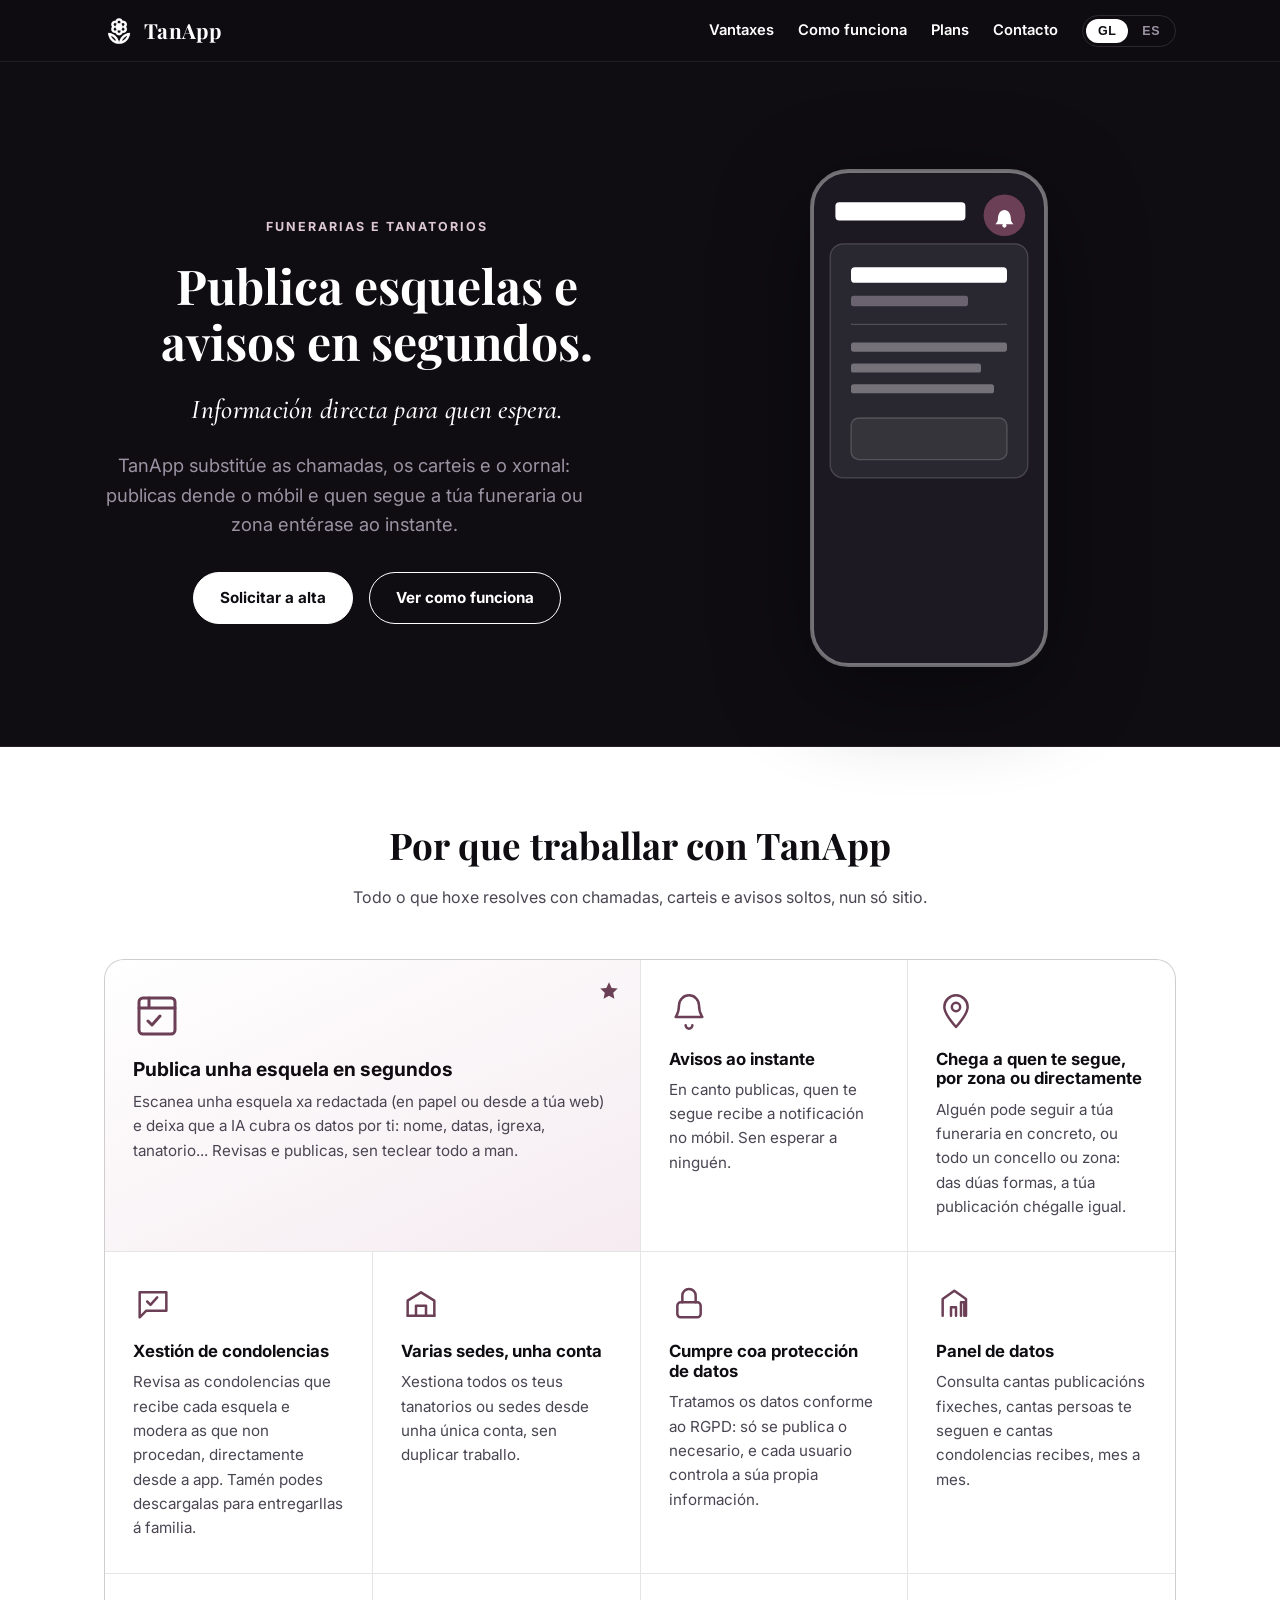
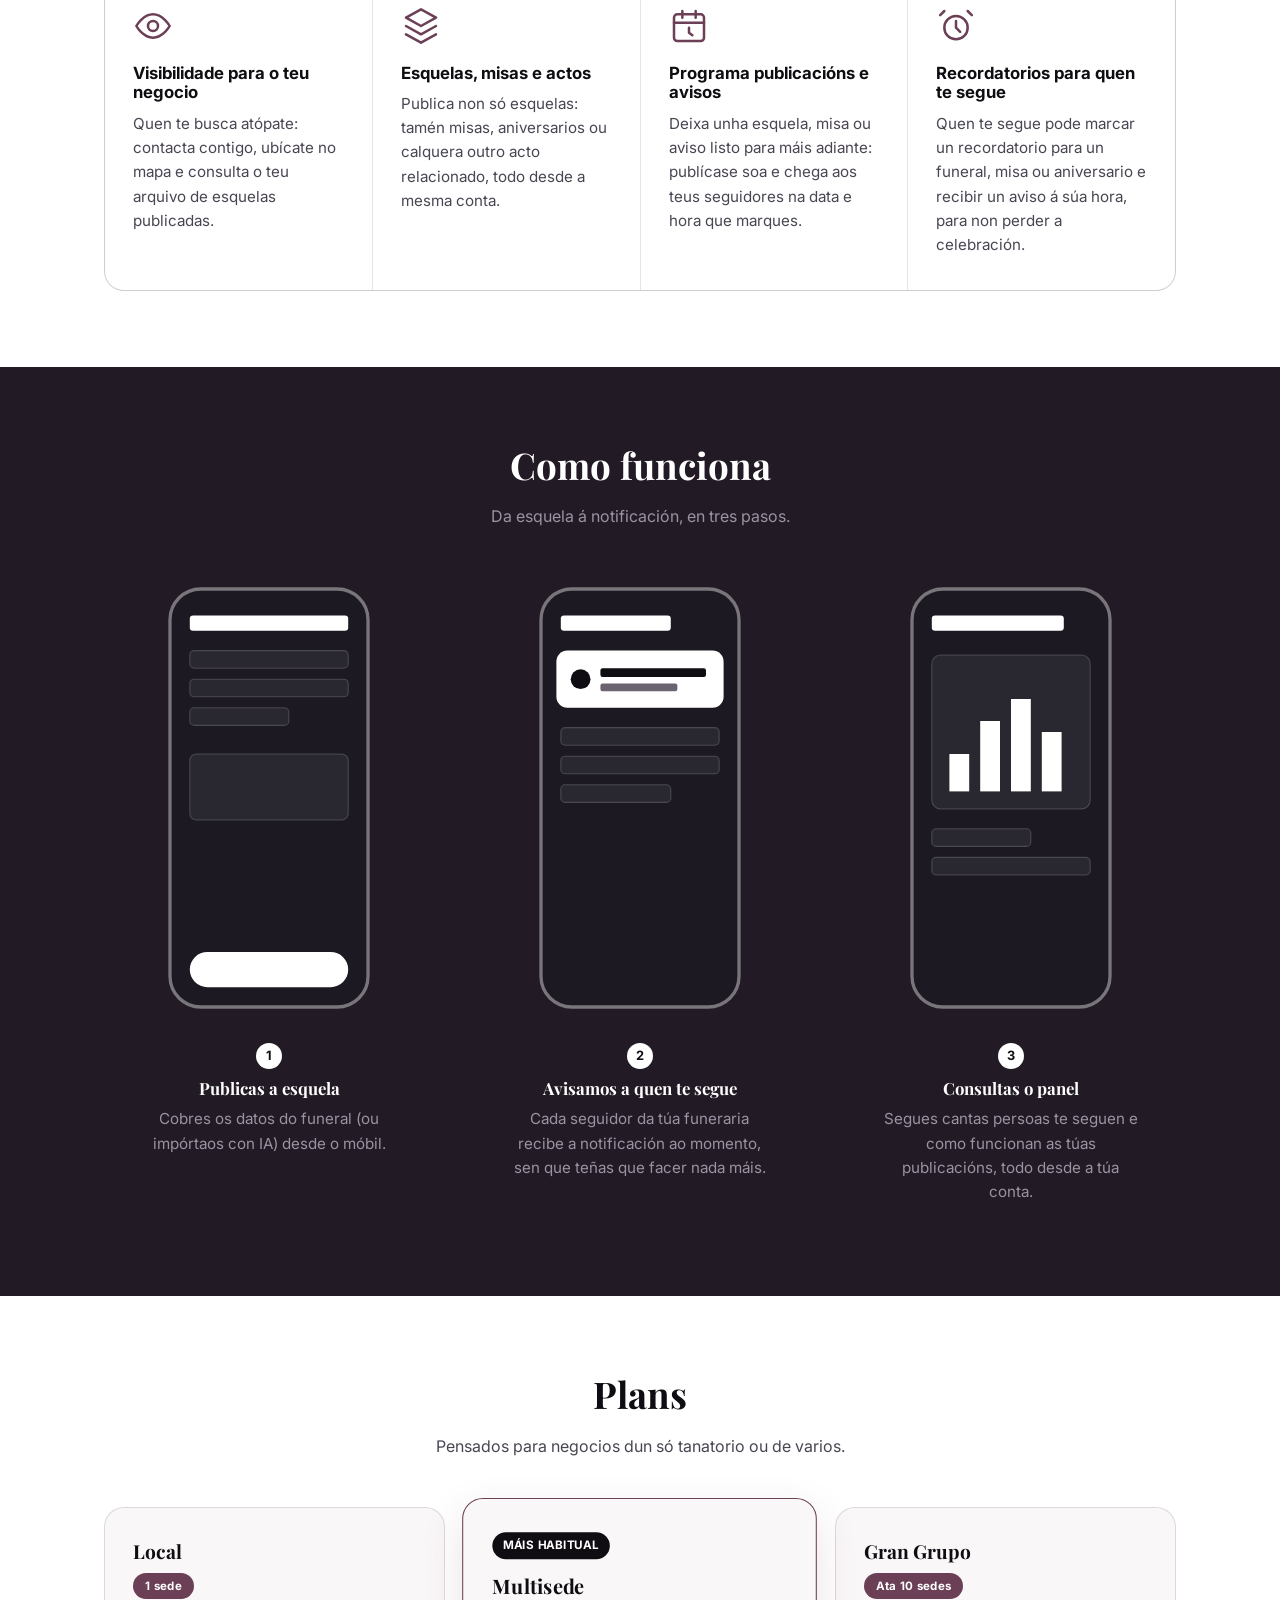
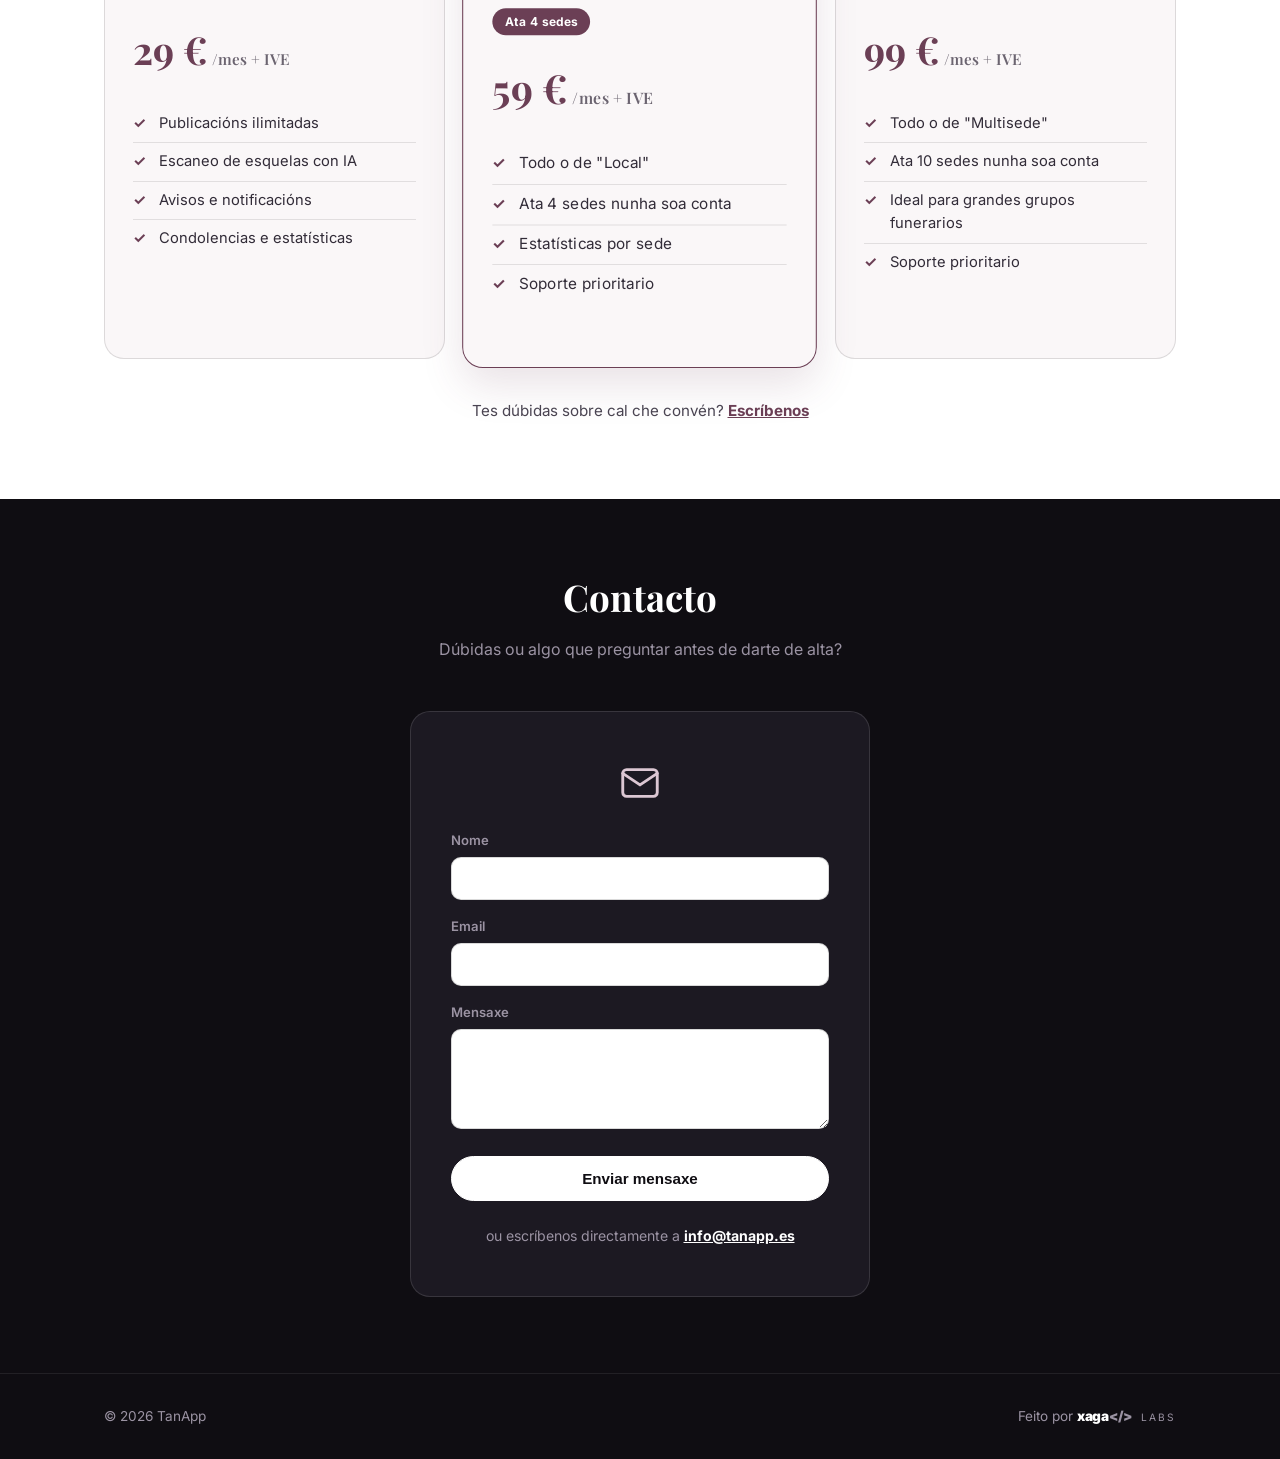
<file: web/index.html>
<!doctype html>
<html lang="gl">
  <head>
    <meta charset="UTF-8" />
    <meta name="viewport" content="width=device-width, initial-scale=1.0" />
    <title>TanApp para funerarias e tanatorios</title>
    <meta
      name="description"
      content="TanApp é a app para que funerarias e tanatorios de Galicia publiquen esquelas en segundos e cheguen directamente a quen as segue."
    />
    <link rel="icon" href="assets/logo.png" />
    <link rel="preconnect" href="https://fonts.googleapis.com" />
    <link rel="preconnect" href="https://fonts.gstatic.com" crossorigin />
    <link
      href="https://fonts.googleapis.com/css2?family=Cormorant+Garamond:ital,wght@1,500&family=Inter:wght@400;500;600;700&family=Playfair+Display:wght@700;900&display=swap"
      rel="stylesheet"
    />
    <link rel="stylesheet" href="styles.css" />
  </head>
  <body>
    <header class="site-header">
      <div class="container">
        <a class="brand" href="#top">
          <img src="assets/logo.png" alt="" />
          <span>TanApp</span>
        </a>
        <nav class="site-nav">
          <a href="#ventajas" data-i18n="nav_ventajas">Vantaxes</a>
          <a href="#como-funciona" data-i18n="nav_como">Como funciona</a>
          <a href="#planes" data-i18n="nav_planes">Plans</a>
          <a href="#contacto" data-i18n="nav_contacto">Contacto</a>
          <div class="lang-switch">
            <button type="button" class="lang-btn" data-lang="gl">GL</button>
            <button type="button" class="lang-btn" data-lang="es">ES</button>
          </div>
        </nav>
      </div>
    </header>

    <main id="top">
      <section class="hero">
        <div class="container hero-grid">
          <div class="hero-copy">
            <span class="eyebrow" data-i18n="hero_eyebrow"
              >Funerarias e Tanatorios</span
            >
            <h1 data-i18n="hero_h1">Publica esquelas e avisos en segundos.</h1>
            <p class="hero-sub" data-i18n="hero_sub">
              Información directa para quen espera.
            </p>
            <p class="lead" data-i18n="hero_lead">
              TanApp substitúe as chamadas, os carteis e o xornal: publicas
              dende o móbil e quen segue a túa funeraria ou zona entérase ao
              instante.
            </p>
            <div class="hero-actions">
              <a class="btn btn-primary" href="#contacto" data-i18n="btn_alta"
                >Solicitar a alta</a
              >
              <a
                class="btn btn-secondary"
                href="#como-funciona"
                data-i18n="btn_como"
                >Ver como funciona</a
              >
            </div>
          </div>
          <div class="hero-visual">
            <svg class="phone hero-phone" viewBox="0 0 200 400">
              <rect
                x="10"
                y="10"
                width="180"
                height="380"
                rx="28"
                fill="#1c1922"
                stroke="rgba(255,255,255,0.4)"
                stroke-width="3"
              />
              <rect x="28" y="34" width="100" height="14" rx="3" fill="#ffffff" />
              <rect
                x="24"
                y="66"
                width="152"
                height="180"
                rx="10"
                fill="rgba(255,255,255,0.06)"
                stroke="rgba(255,255,255,0.18)"
              />
              <rect x="40" y="84" width="120" height="12" rx="3" fill="#ffffff" />
              <rect x="40" y="106" width="90" height="8" rx="2" fill="#6b6470" />
              <line
                x1="40"
                y1="128"
                x2="160"
                y2="128"
                stroke="rgba(255,255,255,0.18)"
              />
              <rect
                x="40"
                y="142"
                width="120"
                height="7"
                rx="2"
                fill="rgba(255,255,255,0.35)"
              />
              <rect
                x="40"
                y="158"
                width="100"
                height="7"
                rx="2"
                fill="rgba(255,255,255,0.35)"
              />
              <rect
                x="40"
                y="174"
                width="110"
                height="7"
                rx="2"
                fill="rgba(255,255,255,0.35)"
              />
              <rect
                x="40"
                y="200"
                width="120"
                height="32"
                rx="6"
                fill="rgba(255,255,255,0.06)"
                stroke="rgba(255,255,255,0.18)"
              />
              <g transform="translate(158,44)">
                <circle r="16" fill="#6b3f55" />
                <path
                  d="M-5 3c0-4 2-7 5-7s5 3 5 7c0 2 1 3 2 4h-14c1-1 2-2 2-4Z"
                  fill="#ffffff"
                />
                <circle cy="8" r="1.6" fill="#ffffff" />
              </g>
            </svg>
          </div>
        </div>
      </section>

      <section id="ventajas">
        <div class="container">
          <div class="section-head">
            <h2 data-i18n="ventajas_h2">Por que traballar con TanApp</h2>
            <p data-i18n="ventajas_p">
              Todo o que hoxe resolves con chamadas, carteis e avisos soltos,
              nun só sitio.
            </p>
          </div>
          <div class="benefit-grid">
            <div class="benefit-card featured">
              <svg
                class="badge-star"
                width="22"
                height="22"
                viewBox="0 0 24 24"
                fill="currentColor"
              >
                <path
                  d="M12 2.5l2.9 6.1 6.6.8-4.9 4.5 1.3 6.6-5.9-3.3-5.9 3.3 1.3-6.6-4.9-4.5 6.6-.8Z"
                />
              </svg>
              <div class="icon">
                <svg
                  viewBox="0 0 24 24"
                  fill="none"
                  stroke="currentColor"
                  stroke-width="1.5"
                  stroke-linecap="round"
                  stroke-linejoin="round"
                >
                  <rect x="3" y="3" width="18" height="18" rx="2" />
                  <path d="M3 8h18M8 3v5" />
                  <path d="M7.5 14.5l2 2 4-4.5" />
                </svg>
              </div>
              <h3 data-i18n="benefit1_h3">Publica unha esquela en segundos</h3>
              <p data-i18n="benefit1_p">
                Escanea unha esquela xa redactada (en papel ou desde a túa
                web) e deixa que a IA cubra os datos por ti: nome, datas,
                igrexa, tanatorio... Revisas e publicas, sen teclear todo a
                man.
              </p>
            </div>
            <div class="benefit-card">
              <div class="icon">
                <svg
                  viewBox="0 0 24 24"
                  fill="none"
                  stroke="currentColor"
                  stroke-width="1.5"
                  stroke-linecap="round"
                  stroke-linejoin="round"
                >
                  <path
                    d="M6 8a6 6 0 0 1 12 0c0 4.5 1.5 6 2 7H4c.5-1 2-2.5 2-7Z"
                  />
                  <path d="M10 20a2 2 0 0 0 4 0" />
                </svg>
              </div>
              <h3 data-i18n="benefit2_h3">Avisos ao instante</h3>
              <p data-i18n="benefit2_p">
                En canto publicas, quen te segue recibe a notificación no
                móbil. Sen esperar a ninguén.
              </p>
            </div>
            <div class="benefit-card">
              <div class="icon">
                <svg
                  viewBox="0 0 24 24"
                  fill="none"
                  stroke="currentColor"
                  stroke-width="1.5"
                  stroke-linecap="round"
                  stroke-linejoin="round"
                >
                  <path d="M12 21s7-7.5 7-12a7 7 0 0 0-14 0c0 4.5 7 12 7 12Z" />
                  <circle cx="12" cy="9" r="2.5" />
                </svg>
              </div>
              <h3 data-i18n="benefit3_h3">
                Chega a quen te segue, por zona ou directamente
              </h3>
              <p data-i18n="benefit3_p">
                Alguén pode seguir a túa funeraria en concreto, ou todo un
                concello ou zona: das dúas formas, a túa publicación
                chégalle igual.
              </p>
            </div>
            <div class="benefit-card">
              <div class="icon">
                <svg
                  viewBox="0 0 24 24"
                  fill="none"
                  stroke="currentColor"
                  stroke-width="1.5"
                  stroke-linecap="round"
                  stroke-linejoin="round"
                >
                  <path d="M4 5h16v11H8l-4 4V5Z" />
                  <path d="M8.5 10.5l2 2 4-4.5" />
                </svg>
              </div>
              <h3 data-i18n="benefit4_h3">Xestión de condolencias</h3>
              <p data-i18n="benefit4_p">
                Revisa as condolencias que recibe cada esquela e modera as
                que non procedan, directamente desde a app. Tamén podes
                descargalas para entregarllas á familia.
              </p>
            </div>
            <div class="benefit-card">
              <div class="icon">
                <svg
                  viewBox="0 0 24 24"
                  fill="none"
                  stroke="currentColor"
                  stroke-width="1.5"
                  stroke-linecap="round"
                  stroke-linejoin="round"
                >
                  <path d="M4 19V10l8-5 8 5v9" />
                  <path d="M9 19v-6h6v6" />
                  <path d="M4 19h16" />
                </svg>
              </div>
              <h3 data-i18n="benefit5_h3">Varias sedes, unha conta</h3>
              <p data-i18n="benefit5_p">
                Xestiona todos os teus tanatorios ou sedes desde unha única
                conta, sen duplicar traballo.
              </p>
            </div>
            <div class="benefit-card">
              <div class="icon">
                <svg
                  viewBox="0 0 24 24"
                  fill="none"
                  stroke="currentColor"
                  stroke-width="1.5"
                  stroke-linecap="round"
                  stroke-linejoin="round"
                >
                  <rect x="5" y="11" width="14" height="9" rx="2" />
                  <path d="M8 11V7a4 4 0 0 1 8 0v4" />
                </svg>
              </div>
              <h3 data-i18n="benefit6_h3">Cumpre coa protección de datos</h3>
              <p data-i18n="benefit6_p">
                Tratamos os datos conforme ao RGPD: só se publica o
                necesario, e cada usuario controla a súa propia información.
              </p>
            </div>
            <div class="benefit-card">
              <div class="icon">
                <svg
                  viewBox="0 0 24 24"
                  fill="none"
                  stroke="currentColor"
                  stroke-width="1.5"
                  stroke-linecap="round"
                  stroke-linejoin="round"
                >
                  <path d="M4 19V9l7-5 7 5v10" />
                  <path d="M9 19v-5h3v5M15 19v-8h2v8" />
                </svg>
              </div>
              <h3 data-i18n="benefit7_h3">Panel de datos</h3>
              <p data-i18n="benefit7_p">
                Consulta cantas publicacións fixeches, cantas persoas te
                seguen e cantas condolencias recibes, mes a mes.
              </p>
            </div>
            <div class="benefit-card">
              <div class="icon">
                <svg
                  viewBox="0 0 24 24"
                  fill="none"
                  stroke="currentColor"
                  stroke-width="1.5"
                  stroke-linecap="round"
                  stroke-linejoin="round"
                >
                  <path
                    d="M2 12s4-7 10-7 10 7 10 7-4 7-10 7-10-7-10-7Z"
                  />
                  <circle cx="12" cy="12" r="3" />
                </svg>
              </div>
              <h3 data-i18n="benefit8_h3">Visibilidade para o teu negocio</h3>
              <p data-i18n="benefit8_p">
                Quen te busca atópate: contacta contigo, ubícate no mapa e
                consulta o teu arquivo de esquelas publicadas.
              </p>
            </div>
            <div class="benefit-card">
              <div class="icon">
                <svg
                  viewBox="0 0 24 24"
                  fill="none"
                  stroke="currentColor"
                  stroke-width="1.5"
                  stroke-linecap="round"
                  stroke-linejoin="round"
                >
                  <path d="M12 2l9 5-9 5-9-5 9-5Z" />
                  <path d="M3 12l9 5 9-5" />
                  <path d="M3 17l9 5 9-5" />
                </svg>
              </div>
              <h3 data-i18n="benefit9_h3">Esquelas, misas e actos</h3>
              <p data-i18n="benefit9_p">
                Publica non só esquelas: tamén misas, aniversarios ou
                calquera outro acto relacionado, todo desde a mesma conta.
              </p>
            </div>
            <div class="benefit-card">
              <div class="icon">
                <svg
                  viewBox="0 0 24 24"
                  fill="none"
                  stroke="currentColor"
                  stroke-width="1.5"
                  stroke-linecap="round"
                  stroke-linejoin="round"
                >
                  <rect x="3" y="5" width="18" height="16" rx="2" />
                  <path d="M3 10h18M8 3v4M16 3v4" />
                  <path d="M12 13v3l2 1.5" />
                </svg>
              </div>
              <h3 data-i18n="benefit10_h3">Programa publicacións e avisos</h3>
              <p data-i18n="benefit10_p">
                Deixa unha esquela, misa ou aviso listo para máis adiante:
                publícase soa e chega aos teus seguidores na data e hora que
                ti marques.
              </p>
            </div>
            <div class="benefit-card">
              <div class="icon">
                <svg
                  viewBox="0 0 24 24"
                  fill="none"
                  stroke="currentColor"
                  stroke-width="1.5"
                  stroke-linecap="round"
                  stroke-linejoin="round"
                >
                  <circle cx="12" cy="13" r="7" />
                  <path d="M12 9v4l2.5 2.5" />
                  <path d="M5 3L2.5 5.5M19 3l2.5 2.5" />
                </svg>
              </div>
              <h3 data-i18n="benefit11_h3">Recordatorios para quen te segue</h3>
              <p data-i18n="benefit11_p">
                Quen te segue pode marcar un recordatorio para un funeral,
                misa ou aniversario e recibir un aviso á súa hora, para non
                perder a celebración.
              </p>
            </div>
          </div>
        </div>
      </section>

      <section id="como-funciona" class="alt">
        <div class="container">
          <div class="section-head">
            <h2 data-i18n="como_h2">Como funciona</h2>
            <p data-i18n="como_p">Da esquela á notificación, en tres pasos.</p>
          </div>
          <div class="steps-visual">
            <div class="step-visual">
              <svg class="phone" viewBox="0 0 200 400">
                <rect
                  x="10"
                  y="10"
                  width="180"
                  height="380"
                  rx="28"
                  fill="#1c1922"
                  stroke="rgba(255,255,255,0.4)"
                  stroke-width="3"
                />
                <rect x="28" y="34" width="144" height="14" rx="3" fill="#ffffff" />
                <rect
                  x="28"
                  y="66"
                  width="144"
                  height="16"
                  rx="4"
                  fill="rgba(255,255,255,0.06)"
                  stroke="rgba(255,255,255,0.18)"
                />
                <rect
                  x="28"
                  y="92"
                  width="144"
                  height="16"
                  rx="4"
                  fill="rgba(255,255,255,0.06)"
                  stroke="rgba(255,255,255,0.18)"
                />
                <rect
                  x="28"
                  y="118"
                  width="90"
                  height="16"
                  rx="4"
                  fill="rgba(255,255,255,0.06)"
                  stroke="rgba(255,255,255,0.18)"
                />
                <rect
                  x="28"
                  y="160"
                  width="144"
                  height="60"
                  rx="6"
                  fill="rgba(255,255,255,0.06)"
                  stroke="rgba(255,255,255,0.18)"
                />
                <rect
                  x="28"
                  y="340"
                  width="144"
                  height="32"
                  rx="16"
                  fill="#ffffff"
                />
              </svg>
              <span class="step-number">1</span>
              <h3 data-i18n="step1_h3">Publicas a esquela</h3>
              <p data-i18n="step1_p">
                Cobres os datos do funeral (ou impórtaos con IA) desde o
                móbil.
              </p>
            </div>
            <div class="step-visual">
              <svg class="phone" viewBox="0 0 200 400">
                <rect
                  x="10"
                  y="10"
                  width="180"
                  height="380"
                  rx="28"
                  fill="#1c1922"
                  stroke="rgba(255,255,255,0.4)"
                  stroke-width="3"
                />
                <rect x="28" y="34" width="100" height="14" rx="3" fill="#ffffff" />
                <rect
                  x="24"
                  y="66"
                  width="152"
                  height="52"
                  rx="10"
                  fill="#ffffff"
                />
                <circle cx="46" cy="92" r="9" fill="#0f0d12" />
                <rect x="64" y="82" width="96" height="8" rx="2" fill="#0f0d12" />
                <rect
                  x="64"
                  y="96"
                  width="70"
                  height="7"
                  rx="2"
                  fill="#6b6470"
                />
                <rect
                  x="28"
                  y="136"
                  width="144"
                  height="16"
                  rx="4"
                  fill="rgba(255,255,255,0.06)"
                  stroke="rgba(255,255,255,0.18)"
                />
                <rect
                  x="28"
                  y="162"
                  width="144"
                  height="16"
                  rx="4"
                  fill="rgba(255,255,255,0.06)"
                  stroke="rgba(255,255,255,0.18)"
                />
                <rect
                  x="28"
                  y="188"
                  width="100"
                  height="16"
                  rx="4"
                  fill="rgba(255,255,255,0.06)"
                  stroke="rgba(255,255,255,0.18)"
                />
              </svg>
              <span class="step-number">2</span>
              <h3 data-i18n="step2_h3">Avisamos a quen te segue</h3>
              <p data-i18n="step2_p">
                Cada seguidor da túa funeraria recibe a notificación ao
                momento, sen que teñas que facer nada máis.
              </p>
            </div>
            <div class="step-visual">
              <svg class="phone" viewBox="0 0 200 400">
                <rect
                  x="10"
                  y="10"
                  width="180"
                  height="380"
                  rx="28"
                  fill="#1c1922"
                  stroke="rgba(255,255,255,0.4)"
                  stroke-width="3"
                />
                <rect x="28" y="34" width="120" height="14" rx="3" fill="#ffffff" />
                <rect
                  x="28"
                  y="70"
                  width="144"
                  height="140"
                  rx="8"
                  fill="rgba(255,255,255,0.06)"
                  stroke="rgba(255,255,255,0.18)"
                />
                <rect x="44" y="160" width="18" height="34" fill="#ffffff" />
                <rect x="72" y="130" width="18" height="64" fill="#ffffff" />
                <rect x="100" y="110" width="18" height="84" fill="#ffffff" />
                <rect x="128" y="140" width="18" height="54" fill="#ffffff" />
                <rect
                  x="28"
                  y="228"
                  width="90"
                  height="16"
                  rx="4"
                  fill="rgba(255,255,255,0.06)"
                  stroke="rgba(255,255,255,0.18)"
                />
                <rect
                  x="28"
                  y="254"
                  width="144"
                  height="16"
                  rx="4"
                  fill="rgba(255,255,255,0.06)"
                  stroke="rgba(255,255,255,0.18)"
                />
              </svg>
              <span class="step-number">3</span>
              <h3 data-i18n="step3_h3">Consultas o panel</h3>
              <p data-i18n="step3_p">
                Segues cantas persoas te seguen e como funcionan as túas
                publicacións, todo desde a túa conta.
              </p>
            </div>
          </div>
        </div>
      </section>

      <section id="planes">
        <div class="container">
          <div class="section-head">
            <h2 data-i18n="planes_h2">Plans</h2>
            <p data-i18n="planes_p">
              Pensados para negocios dun só tanatorio ou de varios.
            </p>
          </div>
          <div class="plan-grid">
            <div class="plan-card">
              <h3 data-i18n="plan1_h3">Local</h3>
              <span class="plan-sedes" data-i18n="plan1_sedes">1 sede</span>
              <div class="plan-price">
                <span data-i18n="plan1_price">29 €</span
                ><small data-i18n="plan_mes">/mes</small>
              </div>
              <ul>
                <li data-i18n="plan1_li1">Publicacións ilimitadas</li>
                <li data-i18n="plan1_li2">Escaneo de esquelas con IA</li>
                <li data-i18n="plan1_li3">Avisos e notificacións</li>
                <li data-i18n="plan1_li4">Condolencias e estatísticas</li>
              </ul>
            </div>
            <div class="plan-card featured">
              <span class="plan-badge" data-i18n="plan2_badge"
                >Máis habitual</span
              >
              <h3 data-i18n="plan2_h3">Multisede</h3>
              <span class="plan-sedes" data-i18n="plan2_sedes"
                >Ata 4 sedes</span
              >
              <div class="plan-price">
                <span data-i18n="plan2_price">59 €</span
                ><small data-i18n="plan_mes">/mes</small>
              </div>
              <ul>
                <li data-i18n="plan2_li1">Todo o de "Local"</li>
                <li data-i18n="plan2_li2">Ata 4 sedes nunha soa conta</li>
                <li data-i18n="plan2_li3">Estatísticas por sede</li>
                <li data-i18n="plan2_li4">Soporte prioritario</li>
              </ul>
            </div>
            <div class="plan-card">
              <h3 data-i18n="plan3_h3">Gran Grupo</h3>
              <span class="plan-sedes" data-i18n="plan3_sedes"
                >Ata 10 sedes</span
              >
              <div class="plan-price">
                <span data-i18n="plan3_price">99 €</span
                ><small data-i18n="plan_mes">/mes</small>
              </div>
              <ul>
                <li data-i18n="plan3_li1">Todo o de "Multisede"</li>
                <li data-i18n="plan3_li2">Ata 10 sedes nunha soa conta</li>
                <li data-i18n="plan3_li3">
                  Ideal para grandes grupos funerarios
                </li>
                <li data-i18n="plan3_li4">Soporte prioritario</li>
              </ul>
            </div>
          </div>
          <p class="plans-cta">
            <span data-i18n="planes_dudas_prefix">Tes dúbidas sobre cal che convén?</span>
            <a href="#contacto" data-i18n="planes_dudas_link">Escríbenos</a>
          </p>
        </div>
      </section>

      <section id="contacto">
        <div class="container">
          <div class="section-head">
            <h2 data-i18n="contacto_h2">Contacto</h2>
            <p data-i18n="contacto_p">
              Dúbidas ou algo que preguntar antes de darte de alta?
            </p>
          </div>
          <div class="contact-card">
            <div class="contact-icon">
              <svg
                viewBox="0 0 24 24"
                fill="none"
                stroke="currentColor"
                stroke-width="1.5"
                stroke-linecap="round"
                stroke-linejoin="round"
              >
                <rect x="3" y="5" width="18" height="14" rx="2" />
                <path d="M3 7l9 6 9-6" />
              </svg>
            </div>
            <form
              id="contactForm"
              class="contact-form"
              action="https://formsubmit.co/ajax/info@tanapp.es"
              method="POST"
            >
              <input
                type="text"
                name="_honey"
                style="display: none"
                tabindex="-1"
                autocomplete="off"
              />
              <input
                type="hidden"
                name="_subject"
                value="Novo contacto desde TanApp.es"
              />
              <div class="form-row">
                <label for="cf-nombre" data-i18n="contacto_form_nombre"
                  >Nome</label
                >
                <input type="text" id="cf-nombre" name="Nome" required />
              </div>
              <div class="form-row">
                <label for="cf-email" data-i18n="contacto_form_email"
                  >Email</label
                >
                <input type="email" id="cf-email" name="Email" required />
              </div>
              <div class="form-row">
                <label for="cf-mensaje" data-i18n="contacto_form_mensaje"
                  >Mensaxe</label
                >
                <textarea
                  id="cf-mensaje"
                  name="Mensaxe"
                  rows="4"
                  required
                ></textarea>
              </div>
              <button
                type="submit"
                class="btn btn-primary"
                data-i18n="contacto_form_enviar"
              >
                Enviar mensaxe
              </button>
              <p class="form-status" id="contactStatus" hidden></p>
            </form>
            <p class="contact-alt">
              <span data-i18n="contacto_alt_prefix"
                >ou escríbenos directamente a</span
              >
              <a href="mailto:info@tanapp.es">info@tanapp.es</a>
            </p>
          </div>
        </div>
      </section>
    </main>

    <footer class="site-footer">
      <div class="container">
        <span>&copy; <span id="anio"></span> TanApp</span>
        <span class="xaga-credit"
          ><span data-i18n="footer_hecho_por">Feito por</span>
          <strong
            >xaga<span class="xaga-code">&lt;/&gt;</span></strong
          ><span class="xaga-labs">&nbsp;LABS</span></span
        >
      </div>
    </footer>

    <script>
      const translations = {
        es: {
          nav_ventajas: 'Ventajas',
          nav_como: 'Cómo funciona',
          nav_planes: 'Planes',
          nav_contacto: 'Contacto',
          hero_eyebrow: 'Funerarias y Tanatorios',
          hero_h1: 'Publica esquelas y avisos en segundos.',
          hero_sub: 'Información directa para quien espera.',
          hero_lead:
            'TanApp sustituye las llamadas, los carteles y el periódico: publicas desde el móvil y quien sigue tu funeraria o zona se entera al instante.',
          btn_alta: 'Solicitar alta',
          btn_como: 'Ver cómo funciona',
          ventajas_h2: 'Por qué trabajar con TanApp',
          ventajas_p:
            'Todo lo que hoy resuelves con llamadas, carteles y avisos sueltos, en un solo sitio.',
          benefit1_h3: 'Publica una esquela en segundos',
          benefit1_p:
            'Escanea una esquela ya redactada (en papel o desde tu web) y deja que la IA rellene los datos por ti: nombre, fechas, iglesia, tanatorio... Revisas y publicas, sin teclear todo a mano.',
          benefit2_h3: 'Avisos al instante',
          benefit2_p:
            'En cuanto publicas, quien te sigue recibe la notificación en el móvil. Sin esperar a nadie.',
          benefit3_h3: 'Llega a quien te sigue, por zona o directamente',
          benefit3_p:
            'Alguien puede seguir tu funeraria en concreto, o toda una zona o concello: de las dos formas, tu publicación le llega igual.',
          benefit4_h3: 'Gestión de condolencias',
          benefit4_p:
            'Revisa las condolencias que recibe cada esquela y modera las que no procedan, directamente desde la app. También puedes descargarlas para entregárselas a la familia.',
          benefit5_h3: 'Varias sedes, una cuenta',
          benefit5_p:
            'Gestiona todos tus tanatorios o sedes desde una única cuenta, sin duplicar trabajo.',
          benefit6_h3: 'Cumple con la protección de datos',
          benefit6_p:
            'Tratamos los datos conforme al RGPD: solo se publica lo necesario, y cada usuario controla su propia información.',
          benefit7_h3: 'Panel de datos',
          benefit7_p:
            'Consulta cuántas publicaciones has hecho, cuánta gente te sigue y cuántas condolencias recibes, mes a mes.',
          benefit8_h3: 'Visibilidad para tu negocio',
          benefit8_p:
            'Quien te busca te encuentra: te contacta, te ubica en el mapa y consulta tu archivo de esquelas publicadas.',
          benefit9_h3: 'Esquelas, misas y actos',
          benefit9_p:
            'Publica no solo esquelas: también misas, aniversarios o cualquier otro acto relacionado, todo desde la misma cuenta.',
          benefit10_h3: 'Programa publicaciones y avisos',
          benefit10_p:
            'Deja una esquela, misa o aviso listo para más adelante: se publica solo y llega a tus seguidores en la fecha y hora que marques.',
          benefit11_h3: 'Recordatorios para quien te sigue',
          benefit11_p:
            'Quien te sigue puede marcar un recordatorio para un funeral, misa o aniversario y recibir un aviso a su hora, para no perderse la celebración.',
          como_h2: 'Cómo funciona',
          como_p: 'De la esquela a la notificación, en tres pasos.',
          step1_h3: 'Publicas la esquela',
          step1_p:
            'Rellenas los datos del funeral (o los importas con IA) desde el móvil.',
          step2_h3: 'Avisamos a quien te sigue',
          step2_p:
            'Cada seguidor de tu funeraria recibe la notificación al momento, sin que tengas que hacer nada más.',
          step3_h3: 'Consultas el panel',
          step3_p:
            'Sigues cuánta gente te sigue y cómo funcionan tus publicaciones, todo desde tu cuenta.',
          planes_h2: 'Planes',
          planes_p: 'Pensados para negocios de un solo tanatorio o de varios.',
          plan1_h3: 'Local',
          plan1_sedes: '1 sede',
          plan1_price: '29 €',
          plan_mes: '/mes + IVA',
          plan1_li1: 'Publicaciones ilimitadas',
          plan1_li2: 'Escaneo de esquelas con IA',
          plan1_li3: 'Avisos y notificaciones',
          plan1_li4: 'Condolencias y estadísticas',
          plan2_badge: 'Más habitual',
          plan2_h3: 'Multisede',
          plan2_sedes: 'Hasta 4 sedes',
          plan2_price: '59 €',
          plan2_li1: 'Todo lo de "Local"',
          plan2_li2: 'Hasta 4 sedes en una sola cuenta',
          plan2_li3: 'Estadísticas por sede',
          plan2_li4: 'Soporte prioritario',
          plan3_h3: 'Gran Grupo',
          plan3_sedes: 'Hasta 10 sedes',
          plan3_price: '99 €',
          plan3_li1: 'Todo lo de "Multisede"',
          plan3_li2: 'Hasta 10 sedes en una sola cuenta',
          plan3_li3: 'Ideal para grandes grupos funerarios',
          plan3_li4: 'Soporte prioritario',
          planes_dudas_prefix: '¿Tienes dudas sobre cuál te conviene?',
          planes_dudas_link: 'Escríbenos',
          contacto_h2: 'Contacto',
          contacto_p: '¿Dudas o algo que preguntar antes de darte de alta?',
          contacto_form_nombre: 'Nombre',
          contacto_form_email: 'Email',
          contacto_form_mensaje: 'Mensaje',
          contacto_form_enviar: 'Enviar mensaje',
          contacto_form_enviando: 'Enviando…',
          contacto_form_ok: '¡Mensaje enviado! Te responderemos en breve.',
          contacto_form_error:
            'No se pudo enviar. Prueba de nuevo o escríbenos directamente.',
          contacto_alt_prefix: 'o escríbenos directamente a',
          footer_hecho_por: 'Hecho por',
          meta_title: 'TanApp para funerarias y tanatorios',
          meta_description:
            'TanApp es la app para que funerarias y tanatorios de Galicia publiquen esquelas en segundos y lleguen directamente a quien las sigue.',
        },
        gl: {
          nav_ventajas: 'Vantaxes',
          nav_como: 'Como funciona',
          nav_planes: 'Plans',
          nav_contacto: 'Contacto',
          hero_eyebrow: 'Funerarias e Tanatorios',
          hero_h1: 'Publica esquelas e avisos en segundos.',
          hero_sub: 'Información directa para quen espera.',
          hero_lead:
            'TanApp substitúe as chamadas, os carteis e o xornal: publicas dende o móbil e quen segue a túa funeraria ou zona entérase ao instante.',
          btn_alta: 'Solicitar a alta',
          btn_como: 'Ver como funciona',
          ventajas_h2: 'Por que traballar con TanApp',
          ventajas_p:
            'Todo o que hoxe resolves con chamadas, carteis e avisos soltos, nun só sitio.',
          benefit1_h3: 'Publica unha esquela en segundos',
          benefit1_p:
            'Escanea unha esquela xa redactada (en papel ou desde a túa web) e deixa que a IA cubra os datos por ti: nome, datas, igrexa, tanatorio... Revisas e publicas, sen teclear todo a man.',
          benefit2_h3: 'Avisos ao instante',
          benefit2_p:
            'En canto publicas, quen te segue recibe a notificación no móbil. Sen esperar a ninguén.',
          benefit3_h3: 'Chega a quen te segue, por zona ou directamente',
          benefit3_p:
            'Alguén pode seguir a túa funeraria en concreto, ou todo un concello ou zona: das dúas formas, a túa publicación chégalle igual.',
          benefit4_h3: 'Xestión de condolencias',
          benefit4_p:
            'Revisa as condolencias que recibe cada esquela e modera as que non procedan, directamente desde a app. Tamén podes descargalas para entregarllas á familia.',
          benefit5_h3: 'Varias sedes, unha conta',
          benefit5_p:
            'Xestiona todos os teus tanatorios ou sedes desde unha única conta, sen duplicar traballo.',
          benefit6_h3: 'Cumpre coa protección de datos',
          benefit6_p:
            'Tratamos os datos conforme ao RGPD: só se publica o necesario, e cada usuario controla a súa propia información.',
          benefit7_h3: 'Panel de datos',
          benefit7_p:
            'Consulta cantas publicacións fixeches, cantas persoas te seguen e cantas condolencias recibes, mes a mes.',
          benefit8_h3: 'Visibilidade para o teu negocio',
          benefit8_p:
            'Quen te busca atópate: contacta contigo, ubícate no mapa e consulta o teu arquivo de esquelas publicadas.',
          benefit9_h3: 'Esquelas, misas e actos',
          benefit9_p:
            'Publica non só esquelas: tamén misas, aniversarios ou calquera outro acto relacionado, todo desde a mesma conta.',
          benefit10_h3: 'Programa publicacións e avisos',
          benefit10_p:
            'Deixa unha esquela, misa ou aviso listo para máis adiante: publícase soa e chega aos teus seguidores na data e hora que marques.',
          benefit11_h3: 'Recordatorios para quen te segue',
          benefit11_p:
            'Quen te segue pode marcar un recordatorio para un funeral, misa ou aniversario e recibir un aviso á súa hora, para non perder a celebración.',
          como_h2: 'Como funciona',
          como_p: 'Da esquela á notificación, en tres pasos.',
          step1_h3: 'Publicas a esquela',
          step1_p:
            'Cobres os datos do funeral (ou impórtaos con IA) desde o móbil.',
          step2_h3: 'Avisamos a quen te segue',
          step2_p:
            'Cada seguidor da túa funeraria recibe a notificación ao momento, sen que teñas que facer nada máis.',
          step3_h3: 'Consultas o panel',
          step3_p:
            'Segues cantas persoas te seguen e como funcionan as túas publicacións, todo desde a túa conta.',
          planes_h2: 'Plans',
          planes_p: 'Pensados para negocios dun só tanatorio ou de varios.',
          plan1_h3: 'Local',
          plan1_sedes: '1 sede',
          plan1_price: '29 €',
          plan_mes: '/mes + IVE',
          plan1_li1: 'Publicacións ilimitadas',
          plan1_li2: 'Escaneo de esquelas con IA',
          plan1_li3: 'Avisos e notificacións',
          plan1_li4: 'Condolencias e estatísticas',
          plan2_badge: 'Máis habitual',
          plan2_h3: 'Multisede',
          plan2_sedes: 'Ata 4 sedes',
          plan2_price: '59 €',
          plan2_li1: 'Todo o de "Local"',
          plan2_li2: 'Ata 4 sedes nunha soa conta',
          plan2_li3: 'Estatísticas por sede',
          plan2_li4: 'Soporte prioritario',
          plan3_h3: 'Gran Grupo',
          plan3_sedes: 'Ata 10 sedes',
          plan3_price: '99 €',
          plan3_li1: 'Todo o de "Multisede"',
          plan3_li2: 'Ata 10 sedes nunha soa conta',
          plan3_li3: 'Ideal para grandes grupos funerarios',
          plan3_li4: 'Soporte prioritario',
          planes_dudas_prefix: 'Tes dúbidas sobre cal che convén?',
          planes_dudas_link: 'Escríbenos',
          contacto_h2: 'Contacto',
          contacto_p: 'Dúbidas ou algo que preguntar antes de darte de alta?',
          contacto_form_nombre: 'Nome',
          contacto_form_email: 'Email',
          contacto_form_mensaje: 'Mensaxe',
          contacto_form_enviar: 'Enviar mensaxe',
          contacto_form_enviando: 'Enviando…',
          contacto_form_ok: 'Mensaxe enviada! Responderémosche en breve.',
          contacto_form_error:
            'Non se puido enviar. Proba de novo ou escríbenos directamente.',
          contacto_alt_prefix: 'ou escríbenos directamente a',
          footer_hecho_por: 'Feito por',
          meta_title: 'TanApp para funerarias e tanatorios',
          meta_description:
            'TanApp é a app para que funerarias e tanatorios de Galicia publiquen esquelas en segundos e cheguen directamente a quen as segue.',
        },
      };

      function applyLang(lang) {
        document.documentElement.lang = lang;
        document.querySelectorAll('[data-i18n]').forEach((el) => {
          const text = translations[lang][el.getAttribute('data-i18n')];
          if (text !== undefined) el.textContent = text;
        });
        document.title = translations[lang].meta_title;
        document
          .querySelector('meta[name="description"]')
          .setAttribute('content', translations[lang].meta_description);
        document.querySelectorAll('.lang-btn').forEach((btn) => {
          btn.classList.toggle('active', btn.dataset.lang === lang);
        });
        localStorage.setItem('tanapp-lang', lang);
      }

      document.querySelectorAll('.lang-btn').forEach((btn) => {
        btn.addEventListener('click', () => applyLang(btn.dataset.lang));
      });

      // Galego por defecto; queda memorizado si se cambia a castellano.
      applyLang(localStorage.getItem('tanapp-lang') === 'es' ? 'es' : 'gl');

      document.getElementById('anio').textContent = new Date().getFullYear();

      // Formulario de contacto (FormSubmit.co, sin backend propio): se envía por fetch para no
      // salir de la página ni depender de su redirección genérica de "gracias".
      const contactForm = document.getElementById('contactForm');
      if (contactForm) {
        const statusEl = document.getElementById('contactStatus');
        const currentLang = () =>
          localStorage.getItem('tanapp-lang') === 'es' ? 'es' : 'gl';

        contactForm.addEventListener('submit', async (event) => {
          event.preventDefault();
          const submitBtn = contactForm.querySelector('button[type="submit"]');
          submitBtn.disabled = true;
          statusEl.hidden = false;
          statusEl.className = 'form-status';
          statusEl.textContent = translations[currentLang()].contacto_form_enviando;

          try {
            const response = await fetch(contactForm.action, {
              method: 'POST',
              headers: { Accept: 'application/json' },
              body: new FormData(contactForm),
            });
            if (!response.ok) throw new Error('Respuesta no OK');
            statusEl.textContent = translations[currentLang()].contacto_form_ok;
            statusEl.classList.add('ok');
            contactForm.reset();
          } catch (err) {
            statusEl.textContent = translations[currentLang()].contacto_form_error;
            statusEl.classList.add('error');
          } finally {
            submitBtn.disabled = false;
          }
        });
      }
    </script>
  </body>
</html>
</file>
<file: web/styles.css>
:root {
  --bg: #0f0d12;
  --bg-alt: #221a24;
  --surface: #1c1922;
  --white: #ffffff;
  --text: #f1eef3;
  --text-muted: #9b93a3;
  --plum: #6b3f55;
  --plum-light: #dcc7d3;
  --border: rgba(255, 255, 255, 0.12);
  --border-soft: rgba(255, 255, 255, 0.08);
  --max-width: 1120px;
}

* {
  box-sizing: border-box;
}

html {
  scroll-behavior: smooth;
}

body {
  margin: 0;
  font-family:
    'Inter',
    -apple-system,
    BlinkMacSystemFont,
    'Segoe UI',
    Roboto,
    Helvetica,
    Arial,
    sans-serif;
  color: var(--text);
  background: var(--bg);
  line-height: 1.6;
}

h1,
h2,
h3 {
  font-family: 'Playfair Display', Georgia, serif;
  color: var(--white);
  line-height: 1.18;
  margin: 0 0 0.5em;
}

p {
  margin: 0 0 1em;
}

a {
  color: var(--white);
}

img,
svg {
  max-width: 100%;
  display: block;
}

.container {
  max-width: var(--max-width);
  margin: 0 auto;
  padding: 0 24px;
}

/* Cabecera */

.site-header {
  position: sticky;
  top: 0;
  z-index: 10;
  background: rgba(15, 13, 18, 0.92);
  backdrop-filter: blur(6px);
  border-bottom: 1px solid var(--border-soft);
}

.site-header .container {
  display: flex;
  align-items: center;
  justify-content: space-between;
  gap: 16px;
  padding-top: 14px;
  padding-bottom: 14px;
  flex-wrap: wrap;
}

.brand {
  display: flex;
  align-items: center;
  gap: 10px;
  text-decoration: none;
  color: var(--white);
}

.brand img {
  width: 30px;
  height: 30px;
}

.brand span {
  font-family: 'Playfair Display', Georgia, serif;
  font-size: 1.3rem;
  font-weight: 700;
  letter-spacing: 0.3px;
}

.site-nav {
  display: flex;
  align-items: center;
  gap: 24px;
  flex-wrap: wrap;
}

.site-nav a {
  text-decoration: none;
  color: var(--white);
  font-weight: 600;
  font-size: 0.92rem;
}

.site-nav a:hover {
  text-decoration: underline;
}

.lang-switch {
  display: flex;
  align-items: center;
  border: 1.5px solid var(--border);
  border-radius: 999px;
  padding: 3px;
  gap: 2px;
}

.lang-btn {
  border: none;
  background: transparent;
  color: var(--text-muted);
  font-weight: 700;
  font-size: 0.78rem;
  letter-spacing: 0.5px;
  padding: 5px 12px;
  border-radius: 999px;
  cursor: pointer;
}

.lang-btn.active {
  background: var(--white);
  color: var(--bg);
}

/* Botones */

.btn {
  display: inline-block;
  padding: 13px 26px;
  border-radius: 999px;
  font-weight: 700;
  font-size: 0.95rem;
  text-decoration: none;
  text-align: center;
  border: 1.5px solid var(--white);
  cursor: pointer;
  transition: opacity 0.15s ease;
}

.btn-primary {
  background: var(--white);
  color: var(--bg);
}

.btn-primary:hover {
  opacity: 0.85;
}

.btn-secondary {
  background: transparent;
  color: var(--white);
}

.btn-secondary:hover {
  background: rgba(255, 255, 255, 0.08);
}

/* Hero */

.hero {
  padding: 96px 0 68px;
  text-align: center;
  border-bottom: 1px solid var(--border-soft);
}

.hero-grid {
  display: grid;
  grid-template-columns: 1.05fr 0.95fr;
  align-items: center;
  gap: 32px;
}

.eyebrow {
  display: inline-block;
  font-size: 0.78rem;
  font-weight: 700;
  letter-spacing: 2px;
  text-transform: uppercase;
  color: var(--plum-light);
  margin-bottom: 20px;
}

.hero h1 {
  font-size: clamp(2.1rem, 4.2vw, 3rem);
  margin-bottom: 0;
}

.hero-sub {
  font-family: 'Cormorant Garamond', Georgia, serif;
  font-style: italic;
  font-weight: 500;
  font-size: clamp(1.3rem, 2.6vw, 1.7rem);
  letter-spacing: 0.3px;
  color: var(--white);
  margin: 18px 0 0;
}

.hero p.lead {
  font-size: 1.15rem;
  color: var(--text-muted);
  max-width: 480px;
  margin: 20px 0 32px;
}

.hero-actions {
  display: flex;
  gap: 16px;
  flex-wrap: wrap;
  justify-content: center;
}

.hero-visual {
  display: flex;
  justify-content: center;
}

.hero-phone {
  width: 100%;
  max-width: 260px;
  filter: drop-shadow(0 24px 48px rgba(0, 0, 0, 0.45));
}

@media (max-width: 800px) {
  .hero {
    text-align: center;
  }

  .hero-grid {
    grid-template-columns: 1fr;
  }

  .hero-sub,
  .hero p.lead {
    margin-left: auto;
    margin-right: auto;
  }

  .hero-actions {
    justify-content: center;
  }

  .hero-visual {
    margin-top: 40px;
  }

  .hero-phone {
    max-width: 200px;
  }
}

/* Secciones genéricas */

section {
  padding: 76px 0;
}

section.alt {
  background: var(--bg-alt);
}

.section-head {
  text-align: center;
  max-width: 640px;
  margin: 0 auto 48px;
}

.section-head h2 {
  font-size: clamp(1.7rem, 3.5vw, 2.3rem);
}

.section-head p {
  color: var(--text-muted);
  margin-bottom: 0;
}

/* Ventajas: sección en blanco/negro (al revés que el resto de la página, que es negro/blanco)
   para que corte el ritmo y destaque entre la portada y "Cómo funciona". */

#ventajas {
  background: var(--white);
}

#ventajas h2,
#ventajas h3 {
  color: var(--bg);
}

#ventajas .section-head p {
  color: #4a4552;
}

.benefit-grid {
  display: grid;
  grid-template-columns: repeat(auto-fit, minmax(240px, 1fr));
  gap: 1px;
  background: rgba(0, 0, 0, 0.1);
  border: 1px solid rgba(0, 0, 0, 0.1);
  border-radius: 20px;
  overflow: hidden;
}

.benefit-card {
  background: var(--white);
  padding: 32px 28px;
}

/* La funcionalidad que más se quiere destacar (publicar con IA): tinte vino suave de fondo,
   ocupa el doble de ancho que el resto y lleva una estrella en la esquina, para que se note a
   simple vista que es la que más importa dentro de la rejilla de ventajas. */
.benefit-card.featured {
  position: relative;
  grid-column: span 2;
  background: linear-gradient(155deg, #ffffff 0%, #f5ebf0 100%);
}

.benefit-card .badge-star {
  position: absolute;
  top: 20px;
  right: 20px;
  color: var(--plum);
}

.benefit-card .icon {
  width: 40px;
  height: 40px;
  margin-bottom: 18px;
  color: var(--plum);
}

.benefit-card.featured .icon {
  width: 48px;
  height: 48px;
}

.benefit-card.featured h3 {
  font-size: 1.2rem;
}

.benefit-card .icon svg {
  width: 100%;
  height: 100%;
}

.benefit-card h3 {
  font-size: 1.05rem;
  font-family: inherit;
  font-weight: 700;
}

.benefit-card p {
  color: #4a4552;
  font-size: 0.95rem;
  margin-bottom: 0;
}

/* Cómo funciona (con ilustraciones) */

.steps-visual {
  display: grid;
  grid-template-columns: repeat(auto-fit, minmax(260px, 1fr));
  gap: 40px;
}

.step-visual {
  text-align: center;
}

.step-visual .phone {
  width: 100%;
  max-width: 220px;
  margin: 0 auto 24px;
}

.step-visual .step-number {
  display: inline-flex;
  align-items: center;
  justify-content: center;
  width: 26px;
  height: 26px;
  border-radius: 50%;
  background: var(--white);
  color: var(--bg);
  font-size: 0.8rem;
  font-weight: 700;
  margin-bottom: 10px;
}

.step-visual h3 {
  font-size: 1.05rem;
}

.step-visual p {
  color: var(--text-muted);
  font-size: 0.95rem;
  max-width: 260px;
  margin-left: auto;
  margin-right: auto;
}

/* Planes */

.plan-grid {
  display: grid;
  grid-template-columns: repeat(auto-fit, minmax(260px, 1fr));
  gap: 24px;
  align-items: stretch;
}

.plan-card {
  border: 1.5px solid var(--border);
  border-radius: 20px;
  padding: 32px 28px;
  display: flex;
  flex-direction: column;
  background: var(--surface);
}

.plan-card.featured {
  border-color: var(--white);
  box-shadow: 0 16px 40px rgba(255, 255, 255, 0.08);
  transform: scale(1.04);
  z-index: 1;
}

.plan-badge {
  align-self: flex-start;
  background: var(--white);
  color: var(--bg);
  font-size: 0.7rem;
  font-weight: 700;
  letter-spacing: 0.5px;
  text-transform: uppercase;
  padding: 4px 10px;
  border-radius: 999px;
  margin-bottom: 14px;
}

.plan-card h3 {
  font-size: 1.2rem;
  margin-bottom: 10px;
}

.plan-sedes {
  display: inline-block;
  align-self: flex-start;
  background: rgba(107, 63, 85, 0.3);
  color: var(--plum-light);
  font-size: 0.72rem;
  font-weight: 700;
  letter-spacing: 0.3px;
  padding: 4px 12px;
  border-radius: 999px;
  margin-bottom: 20px;
}

.plan-price {
  font-family: 'Playfair Display', Georgia, serif;
  font-size: 2.4rem;
  font-weight: 700;
  color: var(--plum-light);
  margin-bottom: 24px;
}

.plan-price small {
  font-family: inherit;
  font-size: 0.95rem;
  font-weight: 600;
  color: var(--text-muted);
  margin-left: 4px;
}

.plan-card ul {
  list-style: none;
  padding: 0;
  margin: 0 0 28px;
  flex-grow: 1;
}

.plan-card li {
  position: relative;
  padding: 7px 0 7px 26px;
  font-size: 0.92rem;
  color: var(--text);
  border-top: 1px solid var(--border-soft);
}

.plan-card li:first-child {
  border-top: none;
}

.plan-card li::before {
  content: '✓';
  position: absolute;
  left: 0;
  top: 7px;
  color: var(--plum-light);
  font-weight: 700;
}

.plans-cta {
  text-align: center;
  margin: 40px 0 0;
  color: var(--text-muted);
  font-size: 0.95rem;
}

.plans-cta a {
  font-weight: 700;
  color: var(--plum-light);
}

/* Contacto */

.contact-card {
  max-width: 460px;
  margin: 0 auto;
  text-align: center;
  border: 1.5px solid var(--border);
  border-radius: 20px;
  padding: 48px 40px;
  background: var(--surface);
}

.contact-icon {
  width: 46px;
  height: 46px;
  margin: 0 auto 24px;
  color: var(--plum-light);
}

.contact-icon svg {
  width: 100%;
  height: 100%;
}

.contact-form {
  text-align: left;
}

.form-row {
  margin-bottom: 16px;
}

.form-row label {
  display: block;
  font-size: 0.82rem;
  font-weight: 600;
  color: var(--text-muted);
  margin-bottom: 6px;
}

.form-row input,
.form-row textarea {
  width: 100%;
  padding: 11px 14px;
  border-radius: 10px;
  border: 1.5px solid var(--border);
  background: var(--bg);
  color: var(--text);
  font-family: inherit;
  font-size: 0.95rem;
  resize: vertical;
}

.form-row input:focus,
.form-row textarea:focus {
  outline: none;
  border-color: var(--plum-light);
}

.contact-form .btn {
  width: 100%;
  margin-top: 4px;
}

.form-status {
  margin: 14px 0 0;
  font-size: 0.88rem;
  text-align: center;
  color: var(--text-muted);
}

.form-status.ok {
  color: #9fd8a8;
}

.form-status.error {
  color: #e59a9a;
}

.contact-alt {
  text-align: center;
  font-size: 0.88rem;
  color: var(--text-muted);
  margin: 24px 0 0;
}

.contact-alt a {
  font-weight: 700;
}

/* Alternancia clara/oscura entre secciones (fondo Y color de letra invertidos, no solo un matiz
   distinto de negro): hero oscura - ventajas clara - cómo funciona oscura - planes clara -
   contacto oscura. Mismo criterio ya usado en "Ventajas" (fondo blanco, textos en
   --bg/#4a4552), aplicado ahora también a planes. El vino pálido (--plum-light) se cambia por
   el vino oscuro (--plum) en todo lo que pase a fondo claro, porque sobre blanco casi no se
   lee. */

#planes {
  background: var(--white);
}

#planes h2,
#planes h3 {
  color: var(--bg);
}

#planes .section-head p {
  color: #4a4552;
}

#planes .plan-card {
  background: #faf7f8;
  border-color: rgba(0, 0, 0, 0.12);
}

#planes .plan-card.featured {
  border-color: var(--plum);
  box-shadow: 0 16px 40px rgba(107, 63, 85, 0.15);
}

#planes .plan-card h3 {
  color: var(--bg);
}

#planes .plan-badge {
  background: var(--bg);
  color: var(--white);
}

#planes .plan-sedes {
  background: var(--plum);
  color: var(--white);
}

#planes .plan-price {
  color: var(--plum);
}

#planes .plan-price small {
  color: #6b6470;
}

#planes .plan-card li {
  color: #322c38;
  border-top-color: rgba(0, 0, 0, 0.1);
}

#planes .plan-card li::before {
  color: var(--plum);
}

#planes .plans-cta {
  color: #4a4552;
}

#planes .plans-cta a {
  color: var(--plum);
}

/* Contacto sigue en oscuro, pero los campos del formulario en blanco: se leen mejor lo que
   escribes que sobre un input casi negro. */
#contacto .form-row input,
#contacto .form-row textarea {
  background: var(--white);
  color: var(--bg);
  border-color: rgba(0, 0, 0, 0.15);
}

#contacto .form-row input:focus,
#contacto .form-row textarea:focus {
  border-color: var(--plum);
}

/* Pie */

.site-footer {
  border-top: 1px solid var(--border-soft);
  padding: 32px 0;
}

.site-footer .container {
  display: flex;
  align-items: center;
  justify-content: space-between;
  gap: 16px;
  flex-wrap: wrap;
  font-size: 0.85rem;
  color: var(--text-muted);
}

.xaga-credit {
  display: flex;
  align-items: baseline;
  gap: 4px;
  text-decoration: none;
  color: var(--text-muted);
}

.xaga-credit strong {
  font-weight: 900;
  color: var(--white);
  letter-spacing: -0.3px;
}

.xaga-credit .xaga-code {
  color: var(--text-muted);
}

.xaga-credit .xaga-labs {
  letter-spacing: 2px;
  font-size: 0.75em;
}

@media (max-width: 640px) {
  .site-footer .container {
    flex-direction: column;
    text-align: center;
  }
}
</file>
